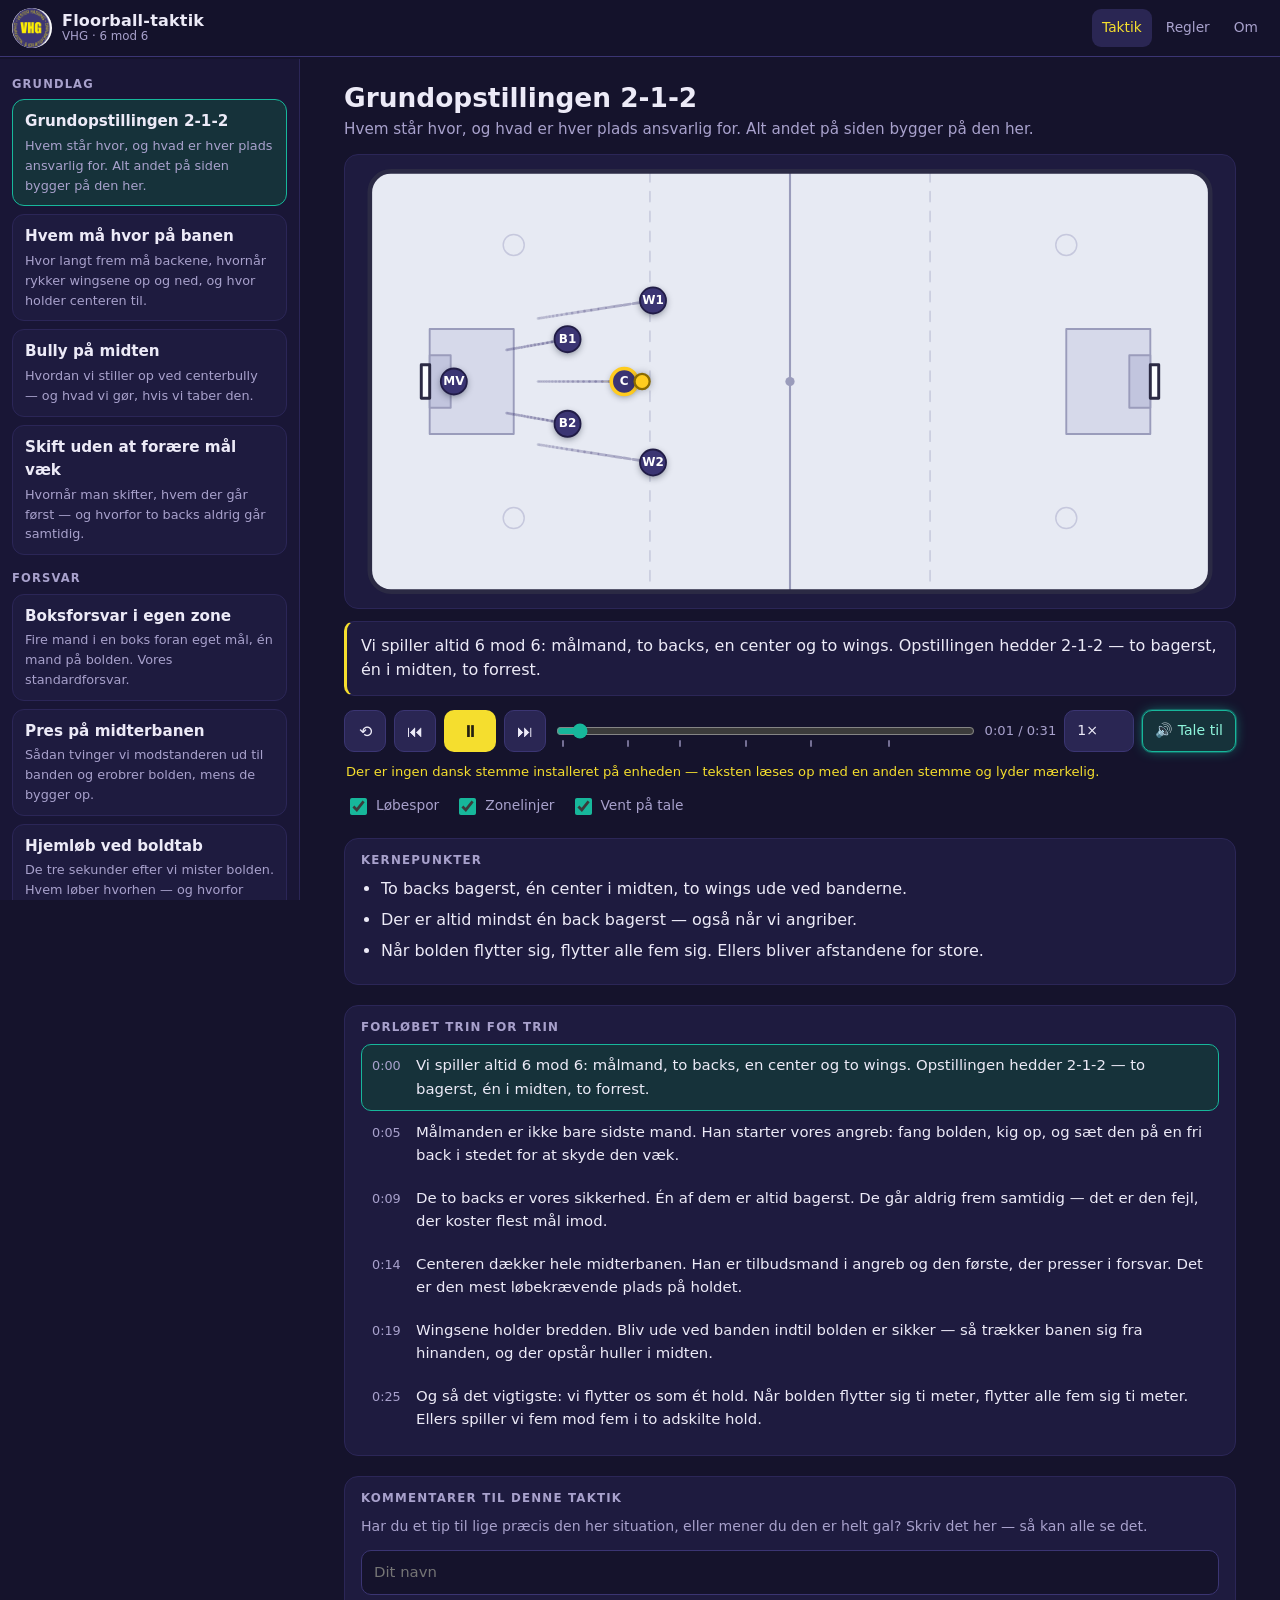
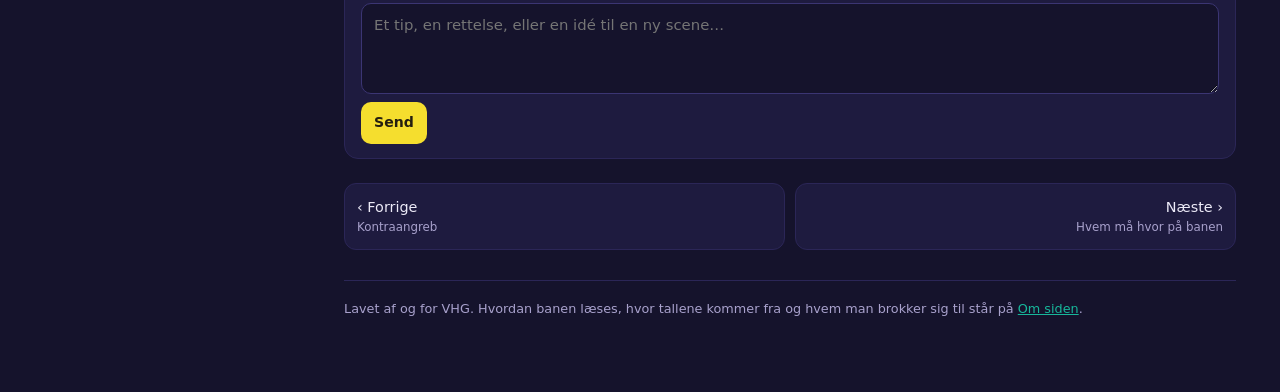
<file: site/index.html>
<!doctype html>
<html lang="da">
<head>
<meta charset="utf-8">
<meta name="viewport" content="width=device-width, initial-scale=1, viewport-fit=cover">
<title>Floorball-taktik · VHG</title>
<meta name="description" content="Animeret floorball-taktik for VHG's motionshold: opstilling, forsvar og angreb med målmand, center, to backs og to wings.">
<meta name="theme-color" content="#15132c">
<link rel="icon" href="img/vhg-logo.png">
<link rel="stylesheet" href="style.css">
</head>
<body>

<header class="topbar">
  <button id="navToggle" class="icon-btn" aria-label="Vis eller skjul listen over taktikker"
          aria-controls="nav" aria-expanded="false">☰</button>
  <a class="brand-logo" href="https://www.vhg.dk" title="Til vhg.dk">
    <img src="img/vhg-logo.png" alt="VHG — Vester Hassing Gymnastik &amp; Idrætsforening" width="40" height="40">
  </a>
  <a class="brand-text" href="index.html">
    <strong>Floorball-taktik</strong>
    <small>VHG · 6 mod 6</small>
  </a>
  <nav class="sitenav">
    <a href="index.html" class="is-here">Taktik</a>
    <a href="regler.html">Regler</a>
    <a href="om.html">Om</a>
  </nav>
</header>

<div class="layout">

  <div id="navScrim" class="nav-scrim"></div>

  <nav id="nav" class="nav" aria-label="Taktikker">
    <div class="nav-head">
      <span>Taktikker</span>
      <button id="navClose" class="icon-btn" aria-label="Luk listen">✕</button>
    </div>
    <div id="navList"></div>
  </nav>

  <main class="main">
    <div class="scene-head">
      <h1 id="sceneTitle"></h1>
      <p id="sceneSummary"></p>
    </div>

    <div id="stage" class="stage">
      <canvas id="court" class="is-horizontal"></canvas>
    </div>

    <p id="caption" class="caption"></p>

    <div class="controls">
      <button id="restart" class="icon-btn" aria-label="Forfra">⟲</button>
      <button id="prevStep" class="icon-btn" aria-label="Forrige trin">⏮</button>
      <button id="play" class="icon-btn play" aria-label="Afspil">▶</button>
      <button id="nextStep" class="icon-btn" aria-label="Næste trin">⏭</button>
      <div class="scrubwrap">
        <input id="scrub" class="scrub" type="range" min="0" max="10" step="0.05" value="0" aria-label="Tidslinje">
        <div id="ticks" class="ticks" aria-hidden="true"></div>
      </div>
      <span id="time" class="time">0:00 / 0:00</span>
      <select id="rate" class="rate" aria-label="Hastighed">
        <option value="0.6">0,6×</option>
        <option value="0.85">0,85×</option>
        <option value="1" selected>1×</option>
        <option value="1.3">1,3×</option>
      </select>
      <button id="speech" class="pill is-on">🔊 Tale til</button>
    </div>

    <p id="speechNote" class="note"></p>

    <div class="options">
      <label><input type="checkbox" id="optTrails" checked> Løbespor</label>
      <label><input type="checkbox" id="optHelpers" checked> Zonelinjer</label>
      <label><input type="checkbox" id="optWait" checked> Vent på tale</label>
    </div>

    <section class="panel">
      <h2>Kernepunkter</h2>
      <ul id="points" class="points"></ul>
    </section>

    <section class="panel">
      <h2>Forløbet trin for trin</h2>
      <ol id="steps" class="steps"></ol>
    </section>

    <section class="panel">
      <h2>Kommentarer til denne taktik</h2>
      <p class="empty-note" id="commentEmpty">Har du et tip til lige præcis den her situation, eller mener du den er helt gal? Skriv det her — så kan alle se det.</p>
      <ul id="commentList" class="comment-list"></ul>
      <form id="commentForm" class="comment-form" autocomplete="off">
        <input type="text" id="cName" maxlength="40" placeholder="Dit navn" required>
        <textarea id="cText" maxlength="600" rows="3" placeholder="Et tip, en rettelse, eller en idé til en ny scene…" required></textarea>
        <input type="text" id="cHoney" class="honeypot" tabindex="-1" aria-hidden="true" autocomplete="off">
        <div class="comment-actions">
          <button type="submit" class="btn" id="cSend">Send</button>
          <span id="cStatus" class="note"></span>
        </div>
      </form>
    </section>

    <div class="scene-jump">
      <button id="prevScene">‹ Forrige<small id="prevSceneName"></small></button>
      <button id="nextScene">Næste ›<small id="nextSceneName"></small></button>
    </div>

    <footer class="foot">
      <p>Lavet af og for VHG. Hvordan banen læses, hvor tallene kommer fra og hvem man brokker sig til står på <a href="om.html">Om siden</a>.</p>
    </footer>
  </main>
</div>

<script src="court.js"></script>
<script src="engine.js"></script>
<script src="scenes.js"></script>
<script src="app.js"></script>
</body>
</html>
</file>
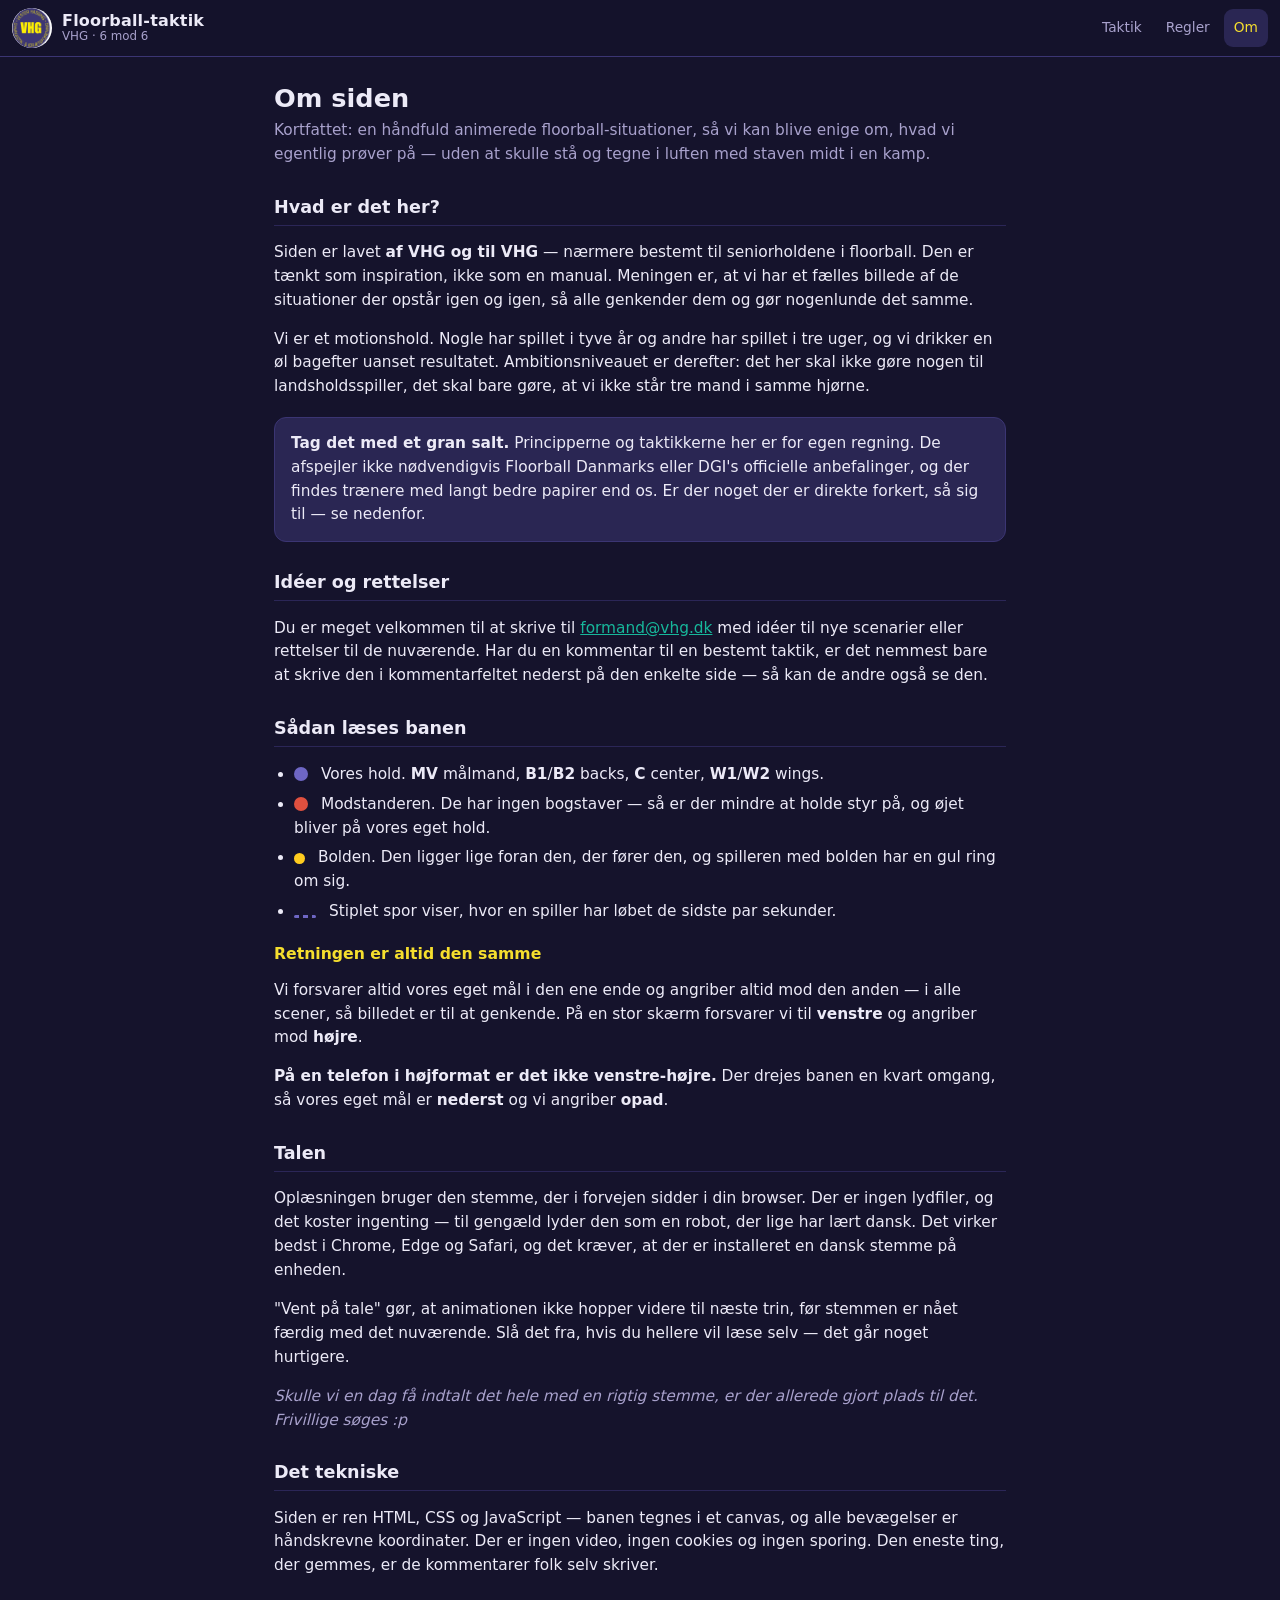
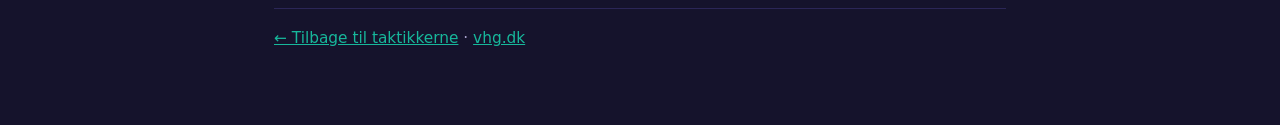
<file: site/om.html>
<!doctype html>
<html lang="da">
<head>
<meta charset="utf-8">
<meta name="viewport" content="width=device-width, initial-scale=1, viewport-fit=cover">
<title>Om siden · Floorball-taktik · VHG</title>
<meta name="description" content="Hvad siden er, hvordan banen læses, og hvem man skriver til med idéer og rettelser.">
<meta name="theme-color" content="#15132c">
<link rel="icon" href="img/vhg-logo.png">
<link rel="stylesheet" href="style.css">
</head>
<body>

<header class="topbar">
  <a class="brand-logo" href="https://www.vhg.dk" title="Til vhg.dk">
    <img src="img/vhg-logo.png" alt="VHG — Vester Hassing Gymnastik &amp; Idrætsforening" width="40" height="40">
  </a>
  <a class="brand-text" href="index.html">
    <strong>Floorball-taktik</strong>
    <small>VHG · 6 mod 6</small>
  </a>
  <nav class="sitenav">
    <a href="index.html">Taktik</a>
    <a href="regler.html">Regler</a>
    <a href="om.html" class="is-here">Om</a>
  </nav>
</header>

<main class="prose">

  <h1>Om siden</h1>
  <p class="lead">Kortfattet: en håndfuld animerede floorball-situationer, så vi kan blive enige om,
  hvad vi egentlig prøver på — uden at skulle stå og tegne i luften med staven midt i en kamp.</p>

  <h2>Hvad er det her?</h2>

  <p>Siden er lavet <strong>af VHG og til VHG</strong> — nærmere bestemt til seniorholdene i
  floorball. Den er tænkt som inspiration, ikke som en manual. Meningen er, at vi har et fælles
  billede af de situationer der opstår igen og igen, så alle genkender dem og gør nogenlunde det
  samme.</p>

  <p>Vi er et motionshold. Nogle har spillet i tyve år og andre har spillet i
  tre uger, og vi drikker en øl bagefter uanset resultatet. Ambitionsniveauet er derefter: det her
  skal ikke gøre nogen til landsholdsspiller, det skal bare gøre, at vi ikke står tre mand i samme
  hjørne.</p>

  <div class="callout">
    <p><strong>Tag det med et gran salt.</strong> Principperne og taktikkerne her er for egen
    regning. De afspejler ikke nødvendigvis Floorball Danmarks eller DGI's officielle anbefalinger,
    og der findes trænere med langt bedre papirer end os. Er der noget der er direkte forkert, så
    sig til — se nedenfor.</p>
  </div>

  <h2>Idéer og rettelser</h2>

  <p>Du er meget velkommen til at skrive til <a href="mailto:formand@vhg.dk">formand@vhg.dk</a> med
  idéer til nye scenarier eller rettelser til de nuværende. Har du en kommentar til en bestemt
  taktik, er det nemmest bare at skrive den i kommentarfeltet nederst på den enkelte side — så kan
  de andre også se den.</p>

  <h2>Sådan læses banen</h2>

  <ul>
    <li><span class="key key-home"></span> Vores hold. <strong>MV</strong> målmand,
      <strong>B1</strong>/<strong>B2</strong> backs, <strong>C</strong> center,
      <strong>W1</strong>/<strong>W2</strong> wings.</li>
    <li><span class="key key-away"></span> Modstanderen. De har ingen bogstaver — så er der mindre
      at holde styr på, og øjet bliver på vores eget hold.</li>
    <li><span class="key key-ball"></span> Bolden. Den ligger lige foran den, der fører den, og
      spilleren med bolden har en gul ring om sig.</li>
    <li><span class="key key-trail"></span> Stiplet spor viser, hvor en spiller har løbet de sidste
      par sekunder.</li>
  </ul>

  <h3>Retningen er altid den samme</h3>

  <p>Vi forsvarer altid vores eget mål i den ene ende og angriber altid mod den anden — i alle
  scener, så billedet er til at genkende. På en stor skærm forsvarer vi til <strong>venstre</strong>
  og angriber mod <strong>højre</strong>.</p>

  <p><strong>På en telefon i højformat er det ikke venstre-højre.</strong> Der drejes banen en
  kvart omgang, så vores eget mål er <strong>nederst</strong> og vi angriber <strong>opad</strong>.
  </p>

  <h2>Talen</h2>

  <p>Oplæsningen bruger den stemme, der i forvejen sidder i din browser. Der er ingen lydfiler, og
  det koster ingenting — til gengæld lyder den som en robot, der lige har lært dansk. Det virker
  bedst i Chrome, Edge og Safari, og det kræver, at der er installeret en dansk stemme på enheden.</p>

  <p>"Vent på tale" gør, at animationen ikke hopper videre til næste trin, før stemmen er nået
  færdig med det nuværende. Slå det fra, hvis du hellere vil læse selv — det går noget hurtigere.</p>

  <p class="joke">Skulle vi en dag få indtalt det hele med en rigtig stemme, er der allerede gjort
  plads til det. Frivillige søges :p</p>

  <h2>Det tekniske</h2>

  <p>Siden er ren HTML, CSS og JavaScript — banen tegnes i et canvas, og alle bevægelser er
  håndskrevne koordinater. Der er ingen video, ingen cookies og ingen sporing. Den eneste ting, der
  gemmes, er de kommentarer folk selv skriver.</p>

  <footer class="foot">
    <p><a href="index.html">← Tilbage til taktikkerne</a> · <a href="https://www.vhg.dk">vhg.dk</a></p>
  </footer>

</main>
</body>
</html>
</file>
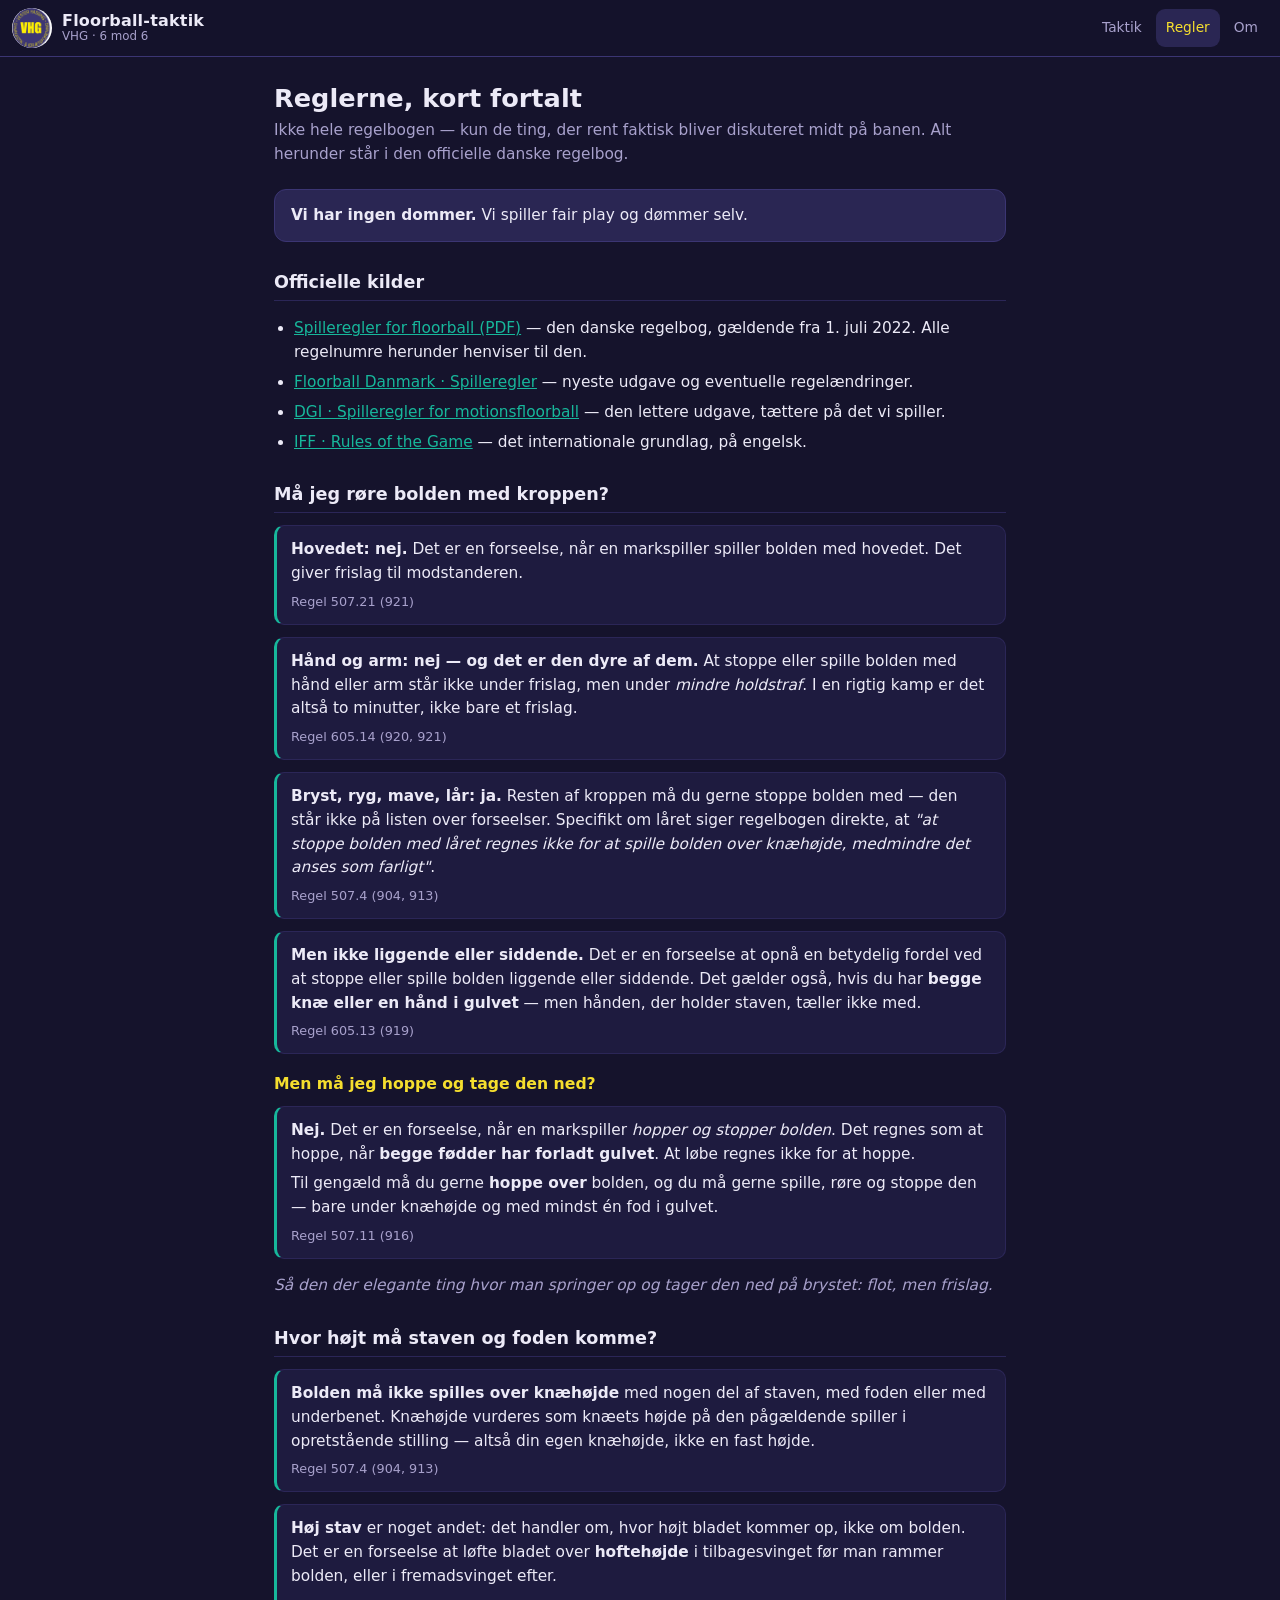
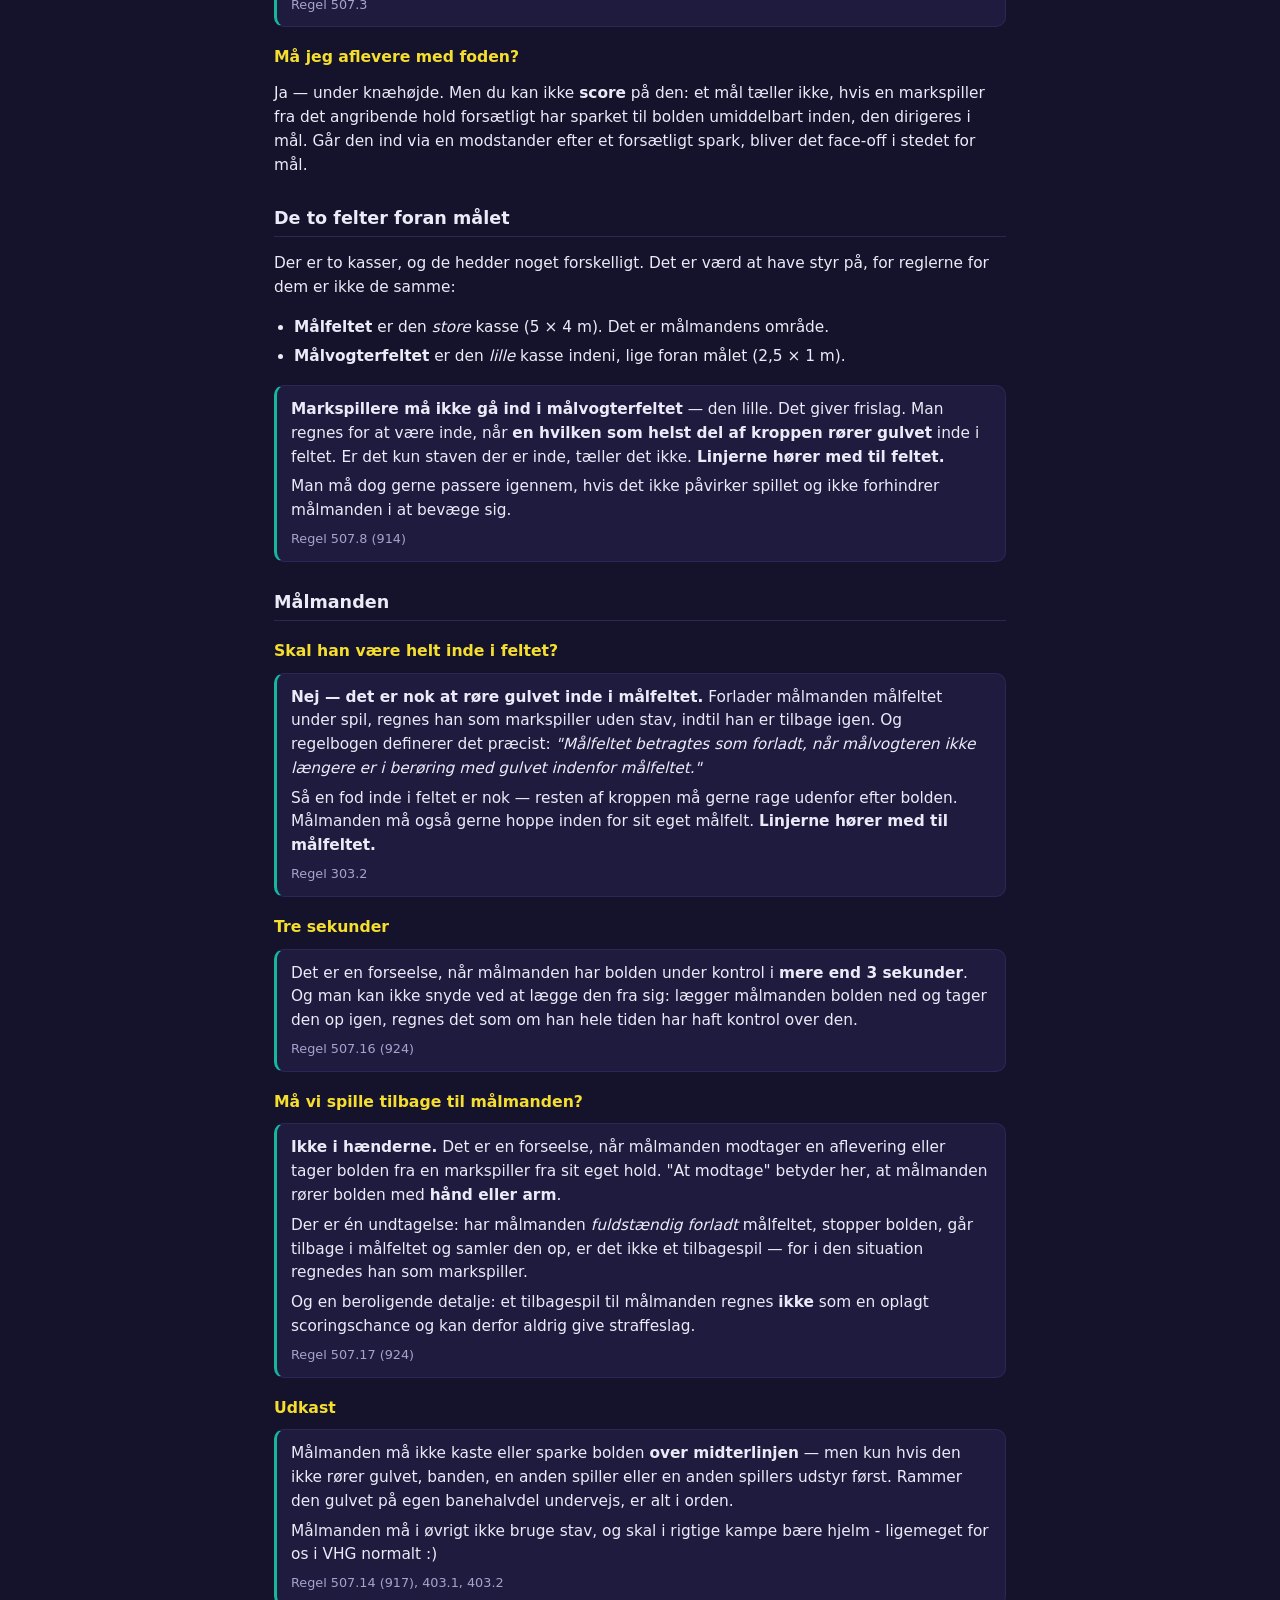
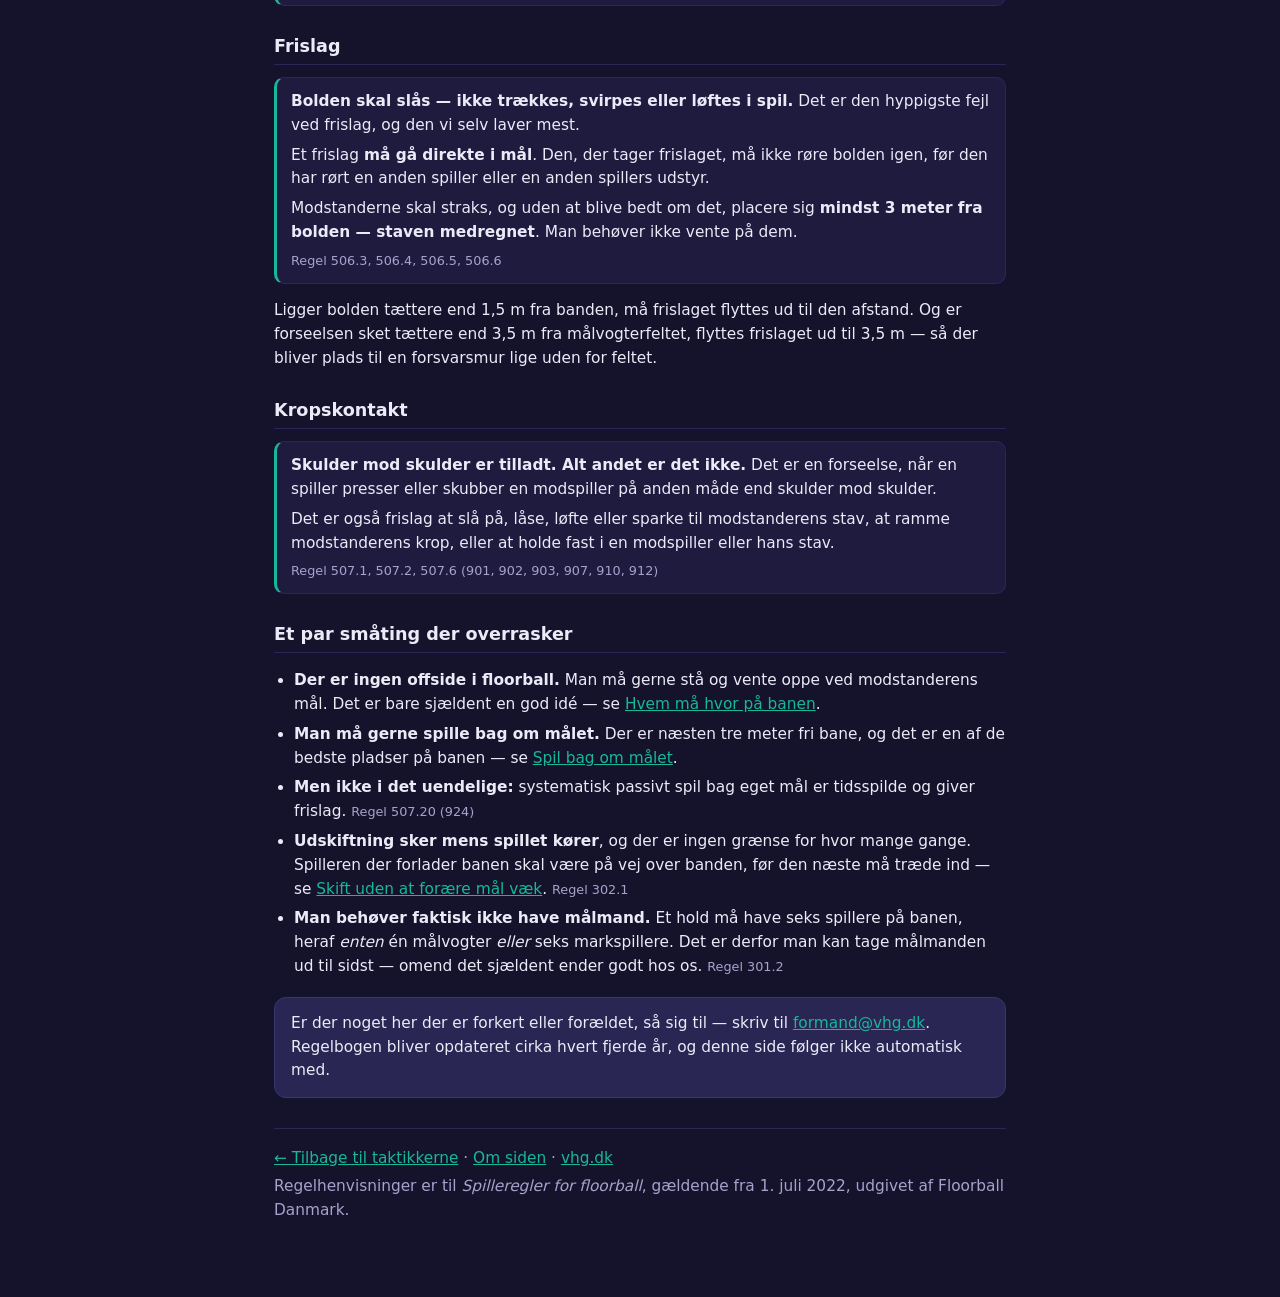
<file: site/regler.html>
<!doctype html>
<html lang="da">
<head>
<meta charset="utf-8">
<meta name="viewport" content="width=device-width, initial-scale=1, viewport-fit=cover">
<title>Regler · Floorball-taktik · VHG</title>
<meta name="description" content="De floorballregler der reelt bliver diskuteret om tirsdagen: hoved, hånd, hop, høj stav, målfeltet og målmanden — med henvisning til den officielle regelbog.">
<meta name="theme-color" content="#15132c">
<link rel="icon" href="img/vhg-logo.png">
<link rel="stylesheet" href="style.css">
</head>
<body>

<header class="topbar">
  <a class="brand-logo" href="https://www.vhg.dk" title="Til vhg.dk">
    <img src="img/vhg-logo.png" alt="VHG — Vester Hassing Gymnastik &amp; Idrætsforening" width="40" height="40">
  </a>
  <a class="brand-text" href="index.html">
    <strong>Floorball-taktik</strong>
    <small>VHG · 6 mod 6</small>
  </a>
  <nav class="sitenav">
    <a href="index.html">Taktik</a>
    <a href="regler.html" class="is-here">Regler</a>
    <a href="om.html">Om</a>
  </nav>
</header>

<main class="prose">

  <h1>Reglerne, kort fortalt</h1>
  <p class="lead">Ikke hele regelbogen — kun de ting, der rent faktisk bliver diskuteret midt på
  banen. Alt herunder står i den officielle danske regelbog.</p>

  <div class="callout">
    <p><strong>Vi har ingen dommer.</strong> Vi spiller fair play og dømmer selv.</p>
  </div>

  <h2>Officielle kilder</h2>
  <ul>
    <li><a href="https://floorball.dk/wp-content/uploads/2022/09/Spilleregler-pr.-1.-juli-2022_ink.-forside.pdf">Spilleregler for floorball (PDF)</a>
      — den danske regelbog, gældende fra 1. juli 2022. Alle regelnumre herunder henviser til den.</li>
    <li><a href="https://floorball.dk/dommer/spilleregler/">Floorball Danmark · Spilleregler</a>
      — nyeste udgave og eventuelle regelændringer.</li>
    <li><a href="https://www.dgi.dk/idraet/idraetter-i-dgi/floorball/for-traenere/spilleregler">DGI · Spilleregler for motionsfloorball</a>
      — den lettere udgave, tættere på det vi spiller.</li>
    <li><a href="https://floorball.sport/rules-and-regulations/rules-of-the-game/">IFF · Rules of the Game</a>
      — det internationale grundlag, på engelsk.</li>
  </ul>

  <h2>Må jeg røre bolden med kroppen?</h2>

  <div class="rule">
    <p><strong>Hovedet: nej.</strong> Det er en forseelse, når en markspiller spiller bolden med
    hovedet. Det giver frislag til modstanderen.</p>
    <p class="src">Regel 507.21 (921)</p>
  </div>

  <div class="rule">
    <p><strong>Hånd og arm: nej — og det er den dyre af dem.</strong> At stoppe eller spille bolden
    med hånd eller arm står ikke under frislag, men under <em>mindre holdstraf</em>. I en rigtig
    kamp er det altså to minutter, ikke bare et frislag.</p>
    <p class="src">Regel 605.14 (920, 921)</p>
  </div>

  <div class="rule">
    <p><strong>Bryst, ryg, mave, lår: ja.</strong> Resten af kroppen må du gerne stoppe bolden med
    — den står ikke på listen over forseelser. Specifikt om låret siger regelbogen direkte, at
    <em>"at stoppe bolden med låret regnes ikke for at spille bolden over knæhøjde, medmindre det
    anses som farligt"</em>.</p>
    <p class="src">Regel 507.4 (904, 913)</p>
  </div>

  <div class="rule">
    <p><strong>Men ikke liggende eller siddende.</strong> Det er en forseelse at opnå en betydelig
    fordel ved at stoppe eller spille bolden liggende eller siddende. Det gælder også, hvis du har
    <strong>begge knæ eller en hånd i gulvet</strong> — men hånden, der holder staven, tæller ikke
    med.</p>
    <p class="src">Regel 605.13 (919)</p>
  </div>

  <h3>Men må jeg hoppe og tage den ned?</h3>

  <div class="rule">
    <p><strong>Nej.</strong> Det er en forseelse, når en markspiller <em>hopper og stopper bolden</em>.
    Det regnes som at hoppe, når <strong>begge fødder har forladt gulvet</strong>. At løbe regnes
    ikke for at hoppe.</p>
    <p>Til gengæld må du gerne <strong>hoppe over</strong> bolden, og du må gerne spille, røre og
    stoppe den — bare under knæhøjde og med mindst én fod i gulvet.</p>
    <p class="src">Regel 507.11 (916)</p>
  </div>

  <p class="joke">Så den der elegante ting hvor man springer op og tager den ned på brystet: flot,
  men frislag.</p>

  <h2>Hvor højt må staven og foden komme?</h2>

  <div class="rule">
    <p><strong>Bolden må ikke spilles over knæhøjde</strong> med nogen del af staven, med foden
    eller med underbenet. Knæhøjde vurderes som knæets højde på den pågældende spiller i
    opretstående stilling — altså din egen knæhøjde, ikke en fast højde.</p>
    <p class="src">Regel 507.4 (904, 913)</p>
  </div>

  <div class="rule">
    <p><strong>Høj stav</strong> er noget andet: det handler om, hvor højt bladet kommer op, ikke
    om bolden. Det er en forseelse at løfte bladet over <strong>hoftehøjde</strong> i tilbagesvinget
    før man rammer bolden, eller i fremadsvinget efter.</p>
    <p class="src">Regel 507.3</p>
  </div>

  <h3>Må jeg aflevere med foden?</h3>

  <p>Ja — under knæhøjde. Men du kan ikke <strong>score</strong> på den: et mål tæller ikke, hvis
  en markspiller fra det angribende hold forsætligt har sparket til bolden umiddelbart inden, den
  dirigeres i mål. Går den ind via en modstander efter et forsætligt spark, bliver det face-off i
  stedet for mål.</p>

  <h2>De to felter foran målet</h2>

  <p>Der er to kasser, og de hedder noget forskelligt. Det er værd at have styr på, for reglerne
  for dem er ikke de samme:</p>

  <ul>
    <li><strong>Målfeltet</strong> er den <em>store</em> kasse (5 × 4 m). Det er målmandens område.</li>
    <li><strong>Målvogterfeltet</strong> er den <em>lille</em> kasse indeni, lige foran målet
      (2,5 × 1 m).</li>
  </ul>

  <div class="rule">
    <p><strong>Markspillere må ikke gå ind i målvogterfeltet</strong> — den lille. Det giver frislag.
    Man regnes for at være inde, når <strong>en hvilken som helst del af kroppen rører gulvet</strong>
    inde i feltet. Er det kun staven der er inde, tæller det ikke. <strong>Linjerne hører med til
    feltet.</strong></p>
    <p>Man må dog gerne passere igennem, hvis det ikke påvirker spillet og ikke forhindrer
    målmanden i at bevæge sig.</p>
    <p class="src">Regel 507.8 (914)</p>
  </div>

  <h2>Målmanden</h2>

  <h3>Skal han være helt inde i feltet?</h3>

  <div class="rule">
    <p><strong>Nej — det er nok at røre gulvet inde i målfeltet.</strong> Forlader målmanden
    målfeltet under spil, regnes han som markspiller uden stav, indtil han er tilbage igen. Og
    regelbogen definerer det præcist: <em>"Målfeltet betragtes som forladt, når målvogteren ikke
    længere er i berøring med gulvet indenfor målfeltet."</em></p>
    <p>Så en fod inde i feltet er nok — resten af kroppen må gerne rage udenfor efter bolden.
    Målmanden må også gerne hoppe inden for sit eget målfelt. <strong>Linjerne hører med til
    målfeltet.</strong></p>
    <p class="src">Regel 303.2</p>
  </div>

  <h3>Tre sekunder</h3>

  <div class="rule">
    <p>Det er en forseelse, når målmanden har bolden under kontrol i <strong>mere end 3 sekunder</strong>.
    Og man kan ikke snyde ved at lægge den fra sig: lægger målmanden bolden ned og tager den op
    igen, regnes det som om han hele tiden har haft kontrol over den.</p>
    <p class="src">Regel 507.16 (924)</p>
  </div>

  <h3>Må vi spille tilbage til målmanden?</h3>

  <div class="rule">
    <p><strong>Ikke i hænderne.</strong> Det er en forseelse, når målmanden modtager en aflevering
    eller tager bolden fra en markspiller fra sit eget hold. "At modtage" betyder her, at målmanden
    rører bolden med <strong>hånd eller arm</strong>.</p>
    <p>Der er én undtagelse: har målmanden <em>fuldstændig forladt</em> målfeltet, stopper bolden,
    går tilbage i målfeltet og samler den op, er det ikke et tilbagespil — for i den situation
    regnedes han som markspiller.</p>
    <p>Og en beroligende detalje: et tilbagespil til målmanden regnes <strong>ikke</strong> som en
    oplagt scoringschance og kan derfor aldrig give straffeslag.</p>
    <p class="src">Regel 507.17 (924)</p>
  </div>

  <h3>Udkast</h3>

  <div class="rule">
    <p>Målmanden må ikke kaste eller sparke bolden <strong>over midterlinjen</strong> — men kun hvis
    den ikke rører gulvet, banden, en anden spiller eller en anden spillers udstyr først. Rammer den
    gulvet på egen banehalvdel undervejs, er alt i orden.</p>
    <p>Målmanden må i øvrigt ikke bruge stav, og skal i rigtige kampe bære hjelm - ligemeget for os i VHG normalt :)</p>
    <p class="src">Regel 507.14 (917), 403.1, 403.2</p>
  </div>

  <h2>Frislag</h2>

  <div class="rule">
    <p><strong>Bolden skal slås — ikke trækkes, svirpes eller løftes i spil.</strong> Det er den
    hyppigste fejl ved frislag, og den vi selv laver mest.</p>
    <p>Et frislag <strong>må gå direkte i mål</strong>. Den, der tager frislaget, må ikke røre
    bolden igen, før den har rørt en anden spiller eller en anden spillers udstyr.</p>
    <p>Modstanderne skal straks, og uden at blive bedt om det, placere sig <strong>mindst 3 meter
    fra bolden — staven medregnet</strong>. Man behøver ikke vente på dem.</p>
    <p class="src">Regel 506.3, 506.4, 506.5, 506.6</p>
  </div>

  <p>Ligger bolden tættere end 1,5 m fra banden, må frislaget flyttes ud til den afstand. Og er
  forseelsen sket tættere end 3,5 m fra målvogterfeltet, flyttes frislaget ud til 3,5 m — så der
  bliver plads til en forsvarsmur lige uden for feltet.</p>

  <h2>Kropskontakt</h2>

  <div class="rule">
    <p><strong>Skulder mod skulder er tilladt. Alt andet er det ikke.</strong> Det er en forseelse,
    når en spiller presser eller skubber en modspiller på anden måde end skulder mod skulder.</p>
    <p>Det er også frislag at slå på, låse, løfte eller sparke til modstanderens stav, at ramme
    modstanderens krop, eller at holde fast i en modspiller eller hans stav.</p>
    <p class="src">Regel 507.1, 507.2, 507.6 (901, 902, 903, 907, 910, 912)</p>
  </div>

  <h2>Et par småting der overrasker</h2>

  <ul>
    <li><strong>Der er ingen offside i floorball.</strong> Man må gerne stå og vente oppe ved
      modstanderens mål. Det er bare sjældent en god idé — se
      <a href="index.html#banehalvdele">Hvem må hvor på banen</a>.</li>
    <li><strong>Man må gerne spille bag om målet.</strong> Der er næsten tre meter fri bane, og det
      er en af de bedste pladser på banen — se <a href="index.html#bag-om-maalet">Spil bag om målet</a>.</li>
    <li><strong>Men ikke i det uendelige:</strong> systematisk passivt spil bag eget mål er
      tidsspilde og giver frislag. <span class="src">Regel 507.20 (924)</span></li>
    <li><strong>Udskiftning sker mens spillet kører</strong>, og der er ingen grænse for hvor
      mange gange. Spilleren der forlader banen skal være på vej over banden, før den næste må
      træde ind — se <a href="index.html#skift">Skift uden at forære mål væk</a>.
      <span class="src">Regel 302.1</span></li>
    <li><strong>Man behøver faktisk ikke have målmand.</strong> Et hold må have seks spillere på
      banen, heraf <em>enten</em> én målvogter <em>eller</em> seks markspillere. Det er derfor man
      kan tage målmanden ud til sidst — omend det sjældent ender godt hos os.
      <span class="src">Regel 301.2</span></li>
  </ul>

  <div class="callout">
    <p>Er der noget her der er forkert eller forældet, så sig til — skriv til
    <a href="mailto:formand@vhg.dk">formand@vhg.dk</a>. Regelbogen bliver opdateret cirka hvert
    fjerde år, og denne side følger ikke automatisk med.</p>
  </div>

  <footer class="foot">
    <p><a href="index.html">← Tilbage til taktikkerne</a> · <a href="om.html">Om siden</a> ·
      <a href="https://www.vhg.dk">vhg.dk</a></p>
    <p>Regelhenvisninger er til <em>Spilleregler for floorball</em>, gældende fra 1. juli 2022,
      udgivet af Floorball Danmark.</p>
  </footer>

</main>
</body>
</html>
</file>
<file: site/style.css>
/* style.css — mobil først. Layoutet skifter til to spalter ved 900 px.
 *
 * Farverne er taget direkte fra VHG-logoet: den lilla-blå #3B3573 og den
 * gule #FEEE01. Dertil floorball-afdelingens grønne (#00897B på vhg.dk),
 * lysnet så den kan ses på mørk baggrund.
 */

:root {
  --bg:        #15132c;
  --panel:     #1e1b3f;
  --panel-2:   #2a2653;
  --line:      #3B3573;   /* logoets lilla */
  --line-soft: #2b2657;
  --text:      #ECEAF7;
  --muted:     #A8A1CC;
  --gold:      #F5DE2E;   /* logoets gule, dæmpet en anelse til store flader */
  --gold-dim:  #C9B41C;
  --teal:      #17B79B;   /* floorball-afdelingens farve, lysnet */
  --home:      #6E66C4;
  --away:      #E0503F;
  --ball:      #FFCC1F;
  --radius:    14px;
}

* { box-sizing: border-box; }

html, body {
  margin: 0;
  padding: 0;
  background: var(--bg);
  color: var(--text);
  font: 16px/1.55 ui-sans-serif, system-ui, -apple-system, "Segoe UI", Roboto, sans-serif;
  -webkit-text-size-adjust: 100%;
}

h1, h2, h3 { line-height: 1.25; }
a { color: var(--teal); }

/* ------------------------------------------------------------- topbjælke */

.topbar {
  position: sticky;
  top: 0;
  z-index: 20;
  display: flex;
  align-items: center;
  gap: 10px;
  padding: 8px 12px;
  padding-top: max(8px, env(safe-area-inset-top));
  background: rgba(21, 19, 44, .93);
  backdrop-filter: blur(10px);
  border-bottom: 1px solid var(--line);
}

.brand-logo { display: flex; flex: 0 0 auto; }
.brand-logo img {
  width: 40px;
  height: 40px;
  display: block;
  border-radius: 50%;
  background: #fff;
}
.brand-text {
  display: flex;
  flex-direction: column;
  line-height: 1.15;
  text-decoration: none;
  color: inherit;
  min-width: 0;
}
.brand-text strong { font-size: 1rem; letter-spacing: .2px; }
.brand-text small { font-size: .74rem; color: var(--muted); }

.sitenav { margin-left: auto; display: flex; gap: 4px; }
.sitenav a {
  color: var(--muted);
  text-decoration: none;
  font-size: .86rem;
  padding: 8px 10px;
  border-radius: 9px;
  white-space: nowrap;
}
.sitenav a:hover { background: var(--panel-2); color: var(--text); }
.sitenav a.is-here { color: var(--gold); background: var(--panel-2); }

.icon-btn {
  appearance: none;
  border: 1px solid var(--line);
  background: var(--panel-2);
  color: var(--text);
  border-radius: 10px;
  min-width: 42px;
  height: 42px;
  font-size: 1.02rem;
  cursor: pointer;
  display: inline-flex;
  align-items: center;
  justify-content: center;
  flex: 0 0 auto;
}
.icon-btn:hover { border-color: var(--teal); }
.icon-btn:active { transform: translateY(1px); }
.icon-btn.play {
  background: var(--gold);
  color: #241f10;
  border-color: transparent;
  font-weight: 700;
  min-width: 52px;
}

/* ----------------------------------------------------------------- layout */

.layout { display: block; }

.main {
  max-width: 940px;
  margin: 0 auto;
  padding: 14px 12px 60px;
}

.scene-head h1 { margin: 6px 0 4px; font-size: 1.4rem; }
.scene-head p { margin: 0 0 12px; color: var(--muted); font-size: .95rem; }

/* ------------------------------------------------------------------- menu */

/* På mobil er menuen en pop-up *over* siden, ikke en del af sidens flow.
   Lå den i flowet, skulle man scrolle helt op for at se den — og trykkede man
   på burgeren længere nede, skete der tilsyneladende ingenting. */

.nav-scrim {
  position: fixed;
  inset: 0;
  z-index: 40;
  background: rgba(8, 7, 20, .62);
  opacity: 0;
  pointer-events: none;
  transition: opacity .18s ease;
}
body.nav-open .nav-scrim { opacity: 1; pointer-events: auto; }

.nav {
  position: fixed;
  z-index: 50;
  top: 0;
  left: 0;
  bottom: 0;
  width: min(86vw, 340px);
  padding: 0 12px 24px;
  padding-bottom: max(24px, env(safe-area-inset-bottom));
  background: #191636;
  border-right: 1px solid var(--line);
  box-shadow: 0 0 44px rgba(0, 0, 0, .6);
  overflow-y: auto;
  overscroll-behavior: contain;
  -webkit-overflow-scrolling: touch;
  transform: translateX(-100%);
  visibility: hidden;
  transition: transform .2s ease, visibility .2s;
}
body.nav-open .nav { transform: none; visibility: visible; }

/* Overskrift + luk-knap følger med, når man scroller i en lang liste. */
.nav-head {
  position: sticky;
  top: 0;
  z-index: 1;
  display: flex;
  align-items: center;
  justify-content: space-between;
  gap: 10px;
  margin-bottom: 4px;
  padding: 10px 0;
  padding-top: max(10px, env(safe-area-inset-top));
  background: #191636;
  border-bottom: 1px solid var(--line-soft);
  font-size: .72rem;
  text-transform: uppercase;
  letter-spacing: .1em;
  color: var(--muted);
}

/* Siden bagved må ikke kunne scrolle, mens menuen ligger over den.
   `overflow: hidden` alene holder ikke på iOS — body låses fast, og app.js
   forskyder den op med den scrollposition, brugeren stod på. */
@media (max-width: 899.98px) {
  body.scroll-locked {
    position: fixed;
    left: 0;
    right: 0;
    width: 100%;
    overflow: hidden;
  }
}
.nav-scrim { touch-action: none; }

.nav-group:first-child h2 { margin-top: 10px; }

.nav-group h2 {
  font-size: .72rem;
  text-transform: uppercase;
  letter-spacing: .1em;
  color: var(--muted);
  margin: 16px 0 8px;
}

.nav-item {
  display: block;
  width: 100%;
  text-align: left;
  background: var(--panel);
  border: 1px solid var(--line-soft);
  border-radius: 12px;
  color: var(--text);
  padding: 10px 12px;
  margin-bottom: 8px;
  cursor: pointer;
  font: inherit;
}
.nav-item:hover { border-color: var(--line); background: var(--panel-2); }
.nav-item.is-active { border-color: var(--teal); background: #16323a; }
.nav-title { display: block; font-weight: 650; font-size: .95rem; }
.nav-sub { display: block; color: var(--muted); font-size: .8rem; margin-top: 2px; }

/* ------------------------------------------------------------------ banen */

.stage {
  position: relative;
  display: flex;
  justify-content: center;
  background: var(--panel);
  border: 1px solid var(--line-soft);
  border-radius: var(--radius);
  padding: 8px;
  overflow: hidden;
}

#court { display: block; max-width: 100%; touch-action: manipulation; }
#court.is-horizontal { width: 100%; aspect-ratio: 40 / 20; }
#court.is-vertical { height: min(70vh, 620px); aspect-ratio: 20 / 40; }

/* vises mens afspilningen holder igen og venter på at oplæsningen bliver færdig */
.stage::after {
  content: '🔊 venter på tale';
  position: absolute;
  right: 14px;
  bottom: 12px;
  font-size: .74rem;
  background: rgba(21, 19, 44, .85);
  color: var(--gold);
  border: 1px solid var(--gold-dim);
  border-radius: 999px;
  padding: 3px 10px;
  opacity: 0;
  transition: opacity .2s;
  pointer-events: none;
}
.stage.is-waiting::after { opacity: 1; }

/* --------------------------------------------------------------- tekstboks */

.caption {
  min-height: 4.4em;
  margin: 12px 0;
  padding: 12px 14px;
  background: var(--panel);
  border: 1px solid var(--line-soft);
  border-left: 3px solid var(--gold);
  border-radius: 10px;
  font-size: 1rem;
}

/* -------------------------------------------------------------- kontroller */

.controls {
  display: flex;
  align-items: center;
  gap: 8px;
  flex-wrap: wrap;
  max-width: 100%;
}

/* min-width: 0 er nødvendig — uden den nægter flex-elementerne at krympe
   under deres indhold, og hele siden bliver bredere end en telefonskærm. */
.scrubwrap { position: relative; flex: 1 1 150px; min-width: 0; display: flex; align-items: center; }
.scrub { width: 100%; min-width: 0; accent-color: var(--teal); height: 42px; }

.ticks { position: absolute; left: 9px; right: 9px; bottom: 7px; height: 7px; pointer-events: none; }
.tick {
  position: absolute;
  top: 0;
  width: 2px;
  height: 7px;
  margin-left: -1px;
  background: var(--muted);
  opacity: .65;
  border-radius: 1px;
}

.time {
  font-variant-numeric: tabular-nums;
  color: var(--muted);
  font-size: .82rem;
  min-width: 0;
  white-space: nowrap;
}

.rate, .pill, .btn {
  appearance: none;
  background: var(--panel-2);
  color: var(--text);
  border: 1px solid var(--line);
  border-radius: 10px;
  height: 42px;
  padding: 0 12px;
  font: inherit;
  font-size: .88rem;
  cursor: pointer;
}
.pill.is-on {
  background: #16323a;
  border-color: var(--teal);
  color: #8ff5dc;
  box-shadow: 0 0 0 1px rgba(23, 183, 155, .35), 0 0 14px -4px var(--teal);
}

/* Pulserer mens der faktisk kommer lyd ud, så man kan se at talen kører. */
.pill.is-speaking { animation: talepuls 1.8s ease-in-out infinite; }
@keyframes talepuls {
  0%, 100% { box-shadow: 0 0 0 0 rgba(23, 183, 155, .55), 0 0 14px -4px var(--teal); }
  50%      { box-shadow: 0 0 0 8px rgba(23, 183, 155, 0),  0 0 20px -2px var(--teal); }
}
.btn { background: var(--gold); color: #241f10; border-color: transparent; font-weight: 650; }
.btn:disabled { opacity: .55; cursor: default; }

/* På smalle skærme får tidslinjen sin egen række, så knapperne ikke mases,
   og topbjælken slankes så titlen kan stå på én linje. */
@media (max-width: 560px) {
  #restart, #prevStep, #play, #nextStep, .time { order: 1; }
  .scrubwrap { order: 2; flex: 1 1 100%; }
  .rate, .pill { order: 3; }

  .topbar { gap: 8px; }
  .brand-text small { display: none; }
  .brand-text strong { font-size: .92rem; }
  .brand-logo img { width: 34px; height: 34px; }
  .sitenav { gap: 0; }
  .sitenav a { padding: 8px 7px; font-size: .82rem; }
}

.note { color: var(--gold); font-size: .82rem; margin: 8px 2px 0; }
.note.is-error { color: #ff9a8c; }
.note.is-ok { color: #7fe3c8; }

.options {
  display: flex;
  gap: 16px;
  flex-wrap: wrap;
  margin: 12px 2px 0;
  color: var(--muted);
  font-size: .86rem;
}
.options label { display: inline-flex; align-items: center; gap: 6px; cursor: pointer; }
.options input { accent-color: var(--teal); width: 17px; height: 17px; }

/* ------------------------------------------------------------------ paneler */

.panel {
  margin-top: 20px;
  background: var(--panel);
  border: 1px solid var(--line-soft);
  border-radius: var(--radius);
  padding: 14px 16px;
}
.panel h2 {
  margin: 0 0 10px;
  font-size: .74rem;
  text-transform: uppercase;
  letter-spacing: .1em;
  color: var(--muted);
}

.points { margin: 0; padding-left: 20px; }
.points li { margin-bottom: 6px; }

.steps { margin: 0; padding: 0; list-style: none; }
.step {
  display: flex;
  gap: 10px;
  padding: 9px 10px;
  border-radius: 10px;
  cursor: pointer;
  border: 1px solid transparent;
  font-size: .93rem;
}
.step:hover { background: var(--panel-2); }
.step.is-active { background: #16323a; border-color: var(--teal); }
.step-time {
  font-variant-numeric: tabular-nums;
  color: var(--muted);
  font-size: .8rem;
  padding-top: 2px;
  min-width: 34px;
}

/* --------------------------------------------------------------- kommentarer */

.comment-list { list-style: none; margin: 0 0 14px; padding: 0; }
.comment-list:empty { display: none; }
.comment {
  border-left: 2px solid var(--line);
  padding: 2px 0 2px 12px;
  margin-bottom: 12px;
}
.comment-head { font-size: .8rem; color: var(--muted); margin-bottom: 2px; }
.comment-head b { color: var(--teal); font-weight: 650; }
.comment-body { white-space: pre-wrap; font-size: .94rem; }

.comment-form { display: grid; gap: 8px; }
.comment-form input[type=text]:not(.honeypot),
.comment-form textarea {
  width: 100%;
  background: var(--bg);
  border: 1px solid var(--line);
  border-radius: 10px;
  color: var(--text);
  font: inherit;
  font-size: .93rem;
  padding: 10px 12px;
  resize: vertical;
}
.comment-form input:focus, .comment-form textarea:focus {
  outline: 2px solid var(--teal);
  outline-offset: -1px;
}
.honeypot { position: absolute; left: -9999px; width: 1px; height: 1px; opacity: 0; }
.comment-actions { display: flex; align-items: center; gap: 12px; flex-wrap: wrap; }
.comment-actions .note { margin: 0; }
.empty-note { color: var(--muted); font-size: .88rem; margin: 0 0 12px; }

/* ------------------------------------------------------------ scene-skift */

.scene-jump {
  display: flex;
  gap: 10px;
  justify-content: space-between;
  margin-top: 24px;
}
.scene-jump button {
  flex: 1 1 0;
  background: var(--panel);
  border: 1px solid var(--line-soft);
  color: var(--text);
  border-radius: 12px;
  padding: 12px;
  font: inherit;
  font-size: .9rem;
  cursor: pointer;
  text-align: left;
}
.scene-jump button:hover { border-color: var(--teal); }
.scene-jump button:last-child { text-align: right; }
.scene-jump small { display: block; color: var(--muted); font-size: .74rem; }

/* --------------------------------------------------------------- artikler */

.prose { max-width: 760px; margin: 0 auto; padding: 18px 14px 70px; }
.prose h1 { font-size: 1.6rem; margin: 8px 0 4px; }
.prose .lead { color: var(--muted); margin: 0 0 22px; }
.prose h2 {
  font-size: 1.1rem;
  margin: 30px 0 8px;
  padding-bottom: 6px;
  border-bottom: 1px solid var(--line-soft);
}
.prose h3 { font-size: .98rem; margin: 20px 0 4px; color: var(--gold); }
.prose p, .prose li { font-size: .96rem; }
.prose ul { padding-left: 20px; }
.prose li { margin-bottom: 6px; }
.prose .rule {
  background: var(--panel);
  border: 1px solid var(--line-soft);
  border-left: 3px solid var(--teal);
  border-radius: 10px;
  padding: 12px 14px;
  margin: 12px 0;
}
.prose .rule p { margin: 0 0 6px; }
.prose .rule p:last-child { margin-bottom: 0; }
.prose .src { font-size: .8rem; color: var(--muted); }
.prose blockquote {
  margin: 8px 0;
  padding: 8px 0 8px 12px;
  border-left: 2px solid var(--line);
  color: #cfc9ea;
  font-size: .92rem;
}
.prose .joke { color: var(--muted); font-style: italic; }
.callout {
  background: #2a2653;
  border: 1px solid var(--line);
  border-radius: 12px;
  padding: 14px 16px;
  margin: 18px 0;
}
.callout p:first-child { margin-top: 0; }
.callout p:last-child { margin-bottom: 0; }

.key {
  display: inline-block;
  width: 14px;
  height: 14px;
  border-radius: 50%;
  margin-right: 8px;
  vertical-align: -2px;
}
.key-home { background: var(--home); }
.key-away { background: var(--away); }
.key-ball { background: var(--ball); width: 11px; height: 11px; }
.key-trail {
  border-radius: 2px; height: 3px; width: 22px;
  background: repeating-linear-gradient(90deg, var(--home) 0 5px, transparent 5px 9px);
}

.foot {
  margin-top: 30px;
  padding-top: 14px;
  border-top: 1px solid var(--line-soft);
  color: var(--muted);
  font-size: .8rem;
}
.foot p { margin: 4px 0; }

/* --------------------------------------------------------------- to spalter */

@media (min-width: 900px) {
  .layout {
    display: grid;
    grid-template-columns: 300px minmax(0, 1fr);
    align-items: start;
  }
  /* På to spalter er menuen ikke længere en pop-up, men en fast spalte. */
  .nav {
    position: sticky;
    z-index: auto;
    top: 59px;
    left: auto;
    bottom: auto;
    width: auto;
    max-height: calc(100vh - 59px);
    padding: 8px 12px 20px;
    border-right: 1px solid var(--line-soft);
    box-shadow: none;
    transform: none;
    visibility: visible;
    transition: none;
  }
  .nav-head, .nav-scrim { display: none; }
  #navToggle { display: none; }
  .main { padding: 18px 24px 70px; }
  .scene-head h1 { font-size: 1.65rem; }
}

@media (prefers-reduced-motion: reduce) {
  .icon-btn:active { transform: none; }
  .pill.is-speaking { animation: none; }
}
</file>
